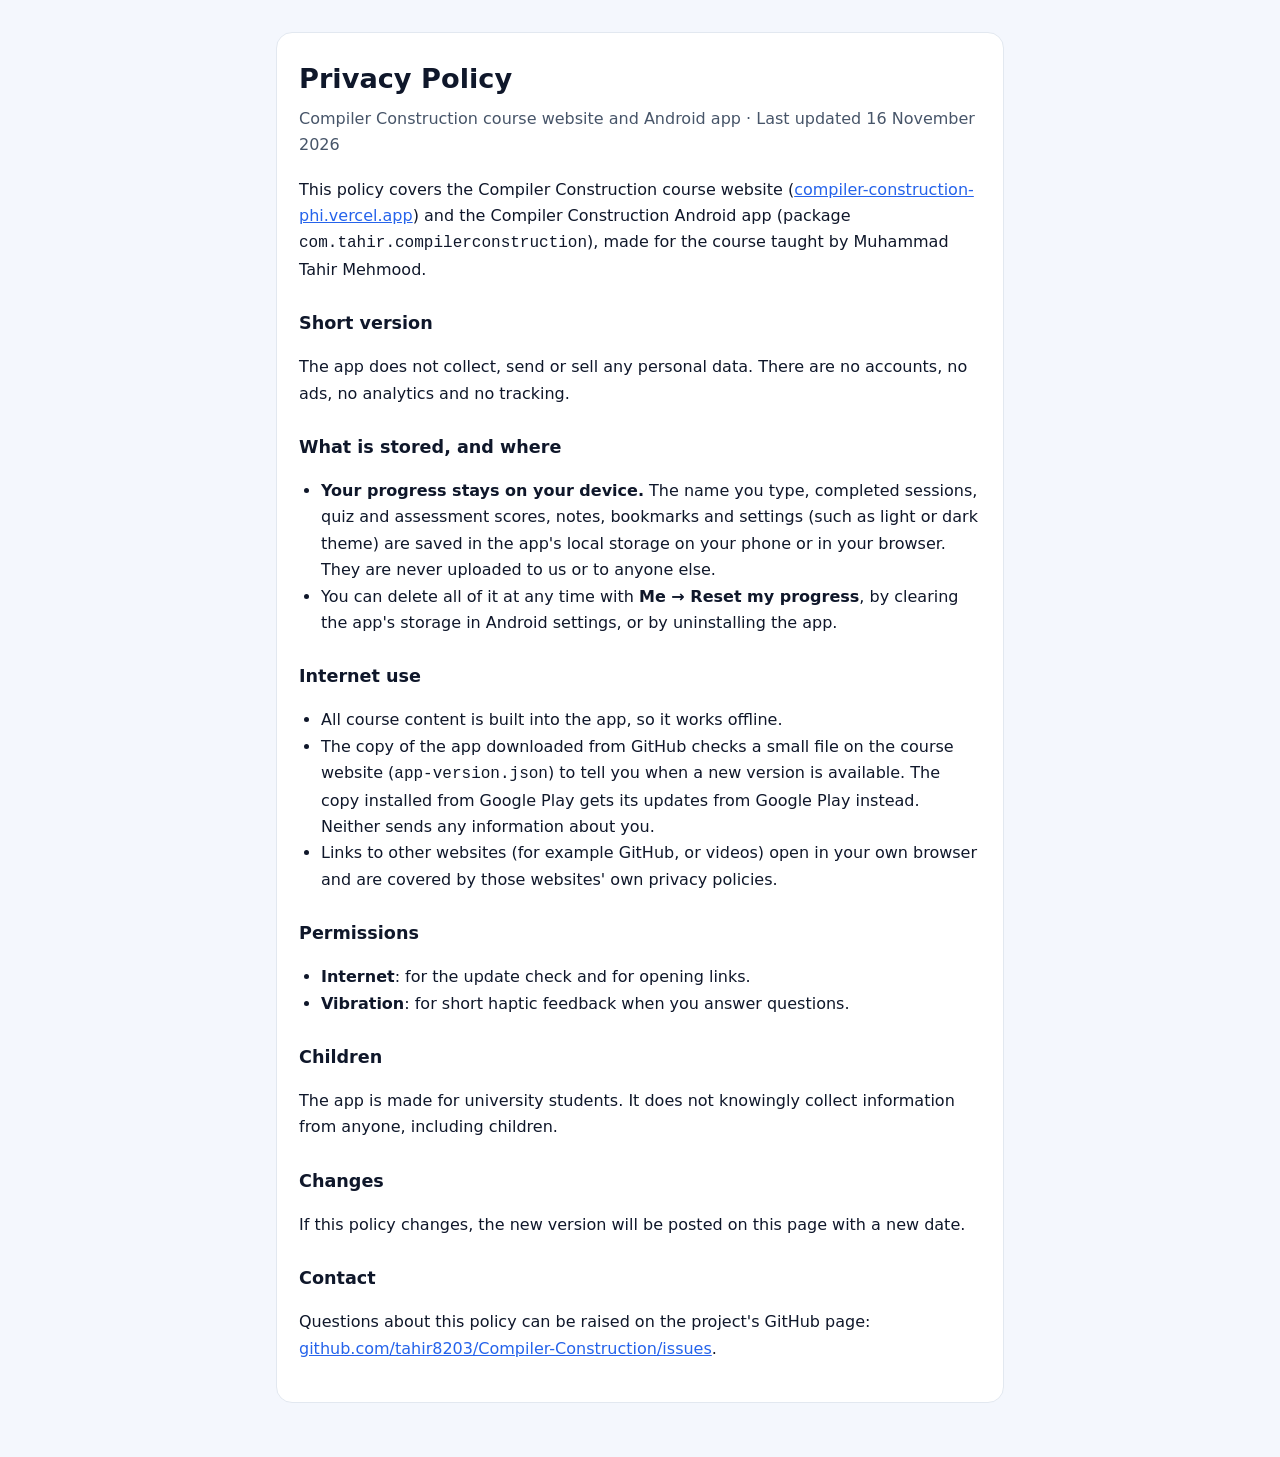
<file: privacy.html>
<!doctype html>
<html lang="en">
<head>
<meta charset="utf-8">
<meta name="viewport" content="width=device-width, initial-scale=1">
<title>Privacy Policy · Compiler Construction</title>
<meta name="description" content="Privacy policy for the Compiler Construction course website and Android app.">
<style>
  :root{--bg:#f4f7fd;--card:#fff;--ink:#0f172a;--mut:#475569;--pri:#2563eb;--line:#e2e8f0}
  @media (prefers-color-scheme:dark){:root{--bg:#070b16;--card:#0f1629;--ink:#e2e8f0;--mut:#94a3b8;--pri:#60a5fa;--line:#1e293b}}
  *{box-sizing:border-box}
  body{margin:0;background:var(--bg);color:var(--ink);font:16px/1.65 system-ui,-apple-system,"Segoe UI",Roboto,sans-serif}
  main{max-width:760px;margin:0 auto;padding:32px 16px 56px}
  .card{background:var(--card);border:1px solid var(--line);border-radius:16px;padding:24px 22px}
  h1{font-size:1.7rem;margin:0 0 4px}
  h2{font-size:1.1rem;margin:26px 0 6px}
  p,li{color:var(--ink)}
  .mut{color:var(--mut);margin:0 0 18px}
  a{color:var(--pri)}
  ul{padding-left:22px}
</style>
</head>
<body>
<main><div class="card">
  <h1>Privacy Policy</h1>
  <p class="mut">Compiler Construction course website and Android app · Last updated 16 November 2026</p>

  <p>This policy covers the Compiler Construction course website
  (<a href="https://compiler-construction-phi.vercel.app/">compiler-construction-phi.vercel.app</a>) and the
  Compiler Construction Android app (package <code>com.tahir.compilerconstruction</code>), made for the course taught by
  Muhammad Tahir Mehmood.</p>

  <h2>Short version</h2>
  <p>The app does not collect, send or sell any personal data. There are no accounts, no ads, no analytics and no tracking.</p>

  <h2>What is stored, and where</h2>
  <ul>
    <li><b>Your progress stays on your device.</b> The name you type, completed sessions, quiz and assessment scores,
      notes, bookmarks and settings (such as light or dark theme) are saved in the app's local storage on your phone or
      in your browser. They are never uploaded to us or to anyone else.</li>
    <li>You can delete all of it at any time with <b>Me → Reset my progress</b>, by clearing the app's storage in Android
      settings, or by uninstalling the app.</li>
  </ul>

  <h2>Internet use</h2>
  <ul>
    <li>All course content is built into the app, so it works offline.</li>
    <li>The copy of the app downloaded from GitHub checks a small file on the course website
      (<code>app-version.json</code>) to tell you when a new version is available. The copy installed from Google Play
      gets its updates from Google Play instead. Neither sends any information about you.</li>
    <li>Links to other websites (for example GitHub, or videos) open in your own browser and are covered by those
      websites' own privacy policies.</li>
  </ul>

  <h2>Permissions</h2>
  <ul>
    <li><b>Internet</b>: for the update check and for opening links.</li>
    <li><b>Vibration</b>: for short haptic feedback when you answer questions.</li>
  </ul>

  <h2>Children</h2>
  <p>The app is made for university students. It does not knowingly collect information from anyone, including children.</p>

  <h2>Changes</h2>
  <p>If this policy changes, the new version will be posted on this page with a new date.</p>

  <h2>Contact</h2>
  <p>Questions about this policy can be raised on the project's GitHub page:
  <a href="https://github.com/tahir8203/Compiler-Construction/issues">github.com/tahir8203/Compiler-Construction/issues</a>.</p>
</div></main>
</body>
</html>
</file>
